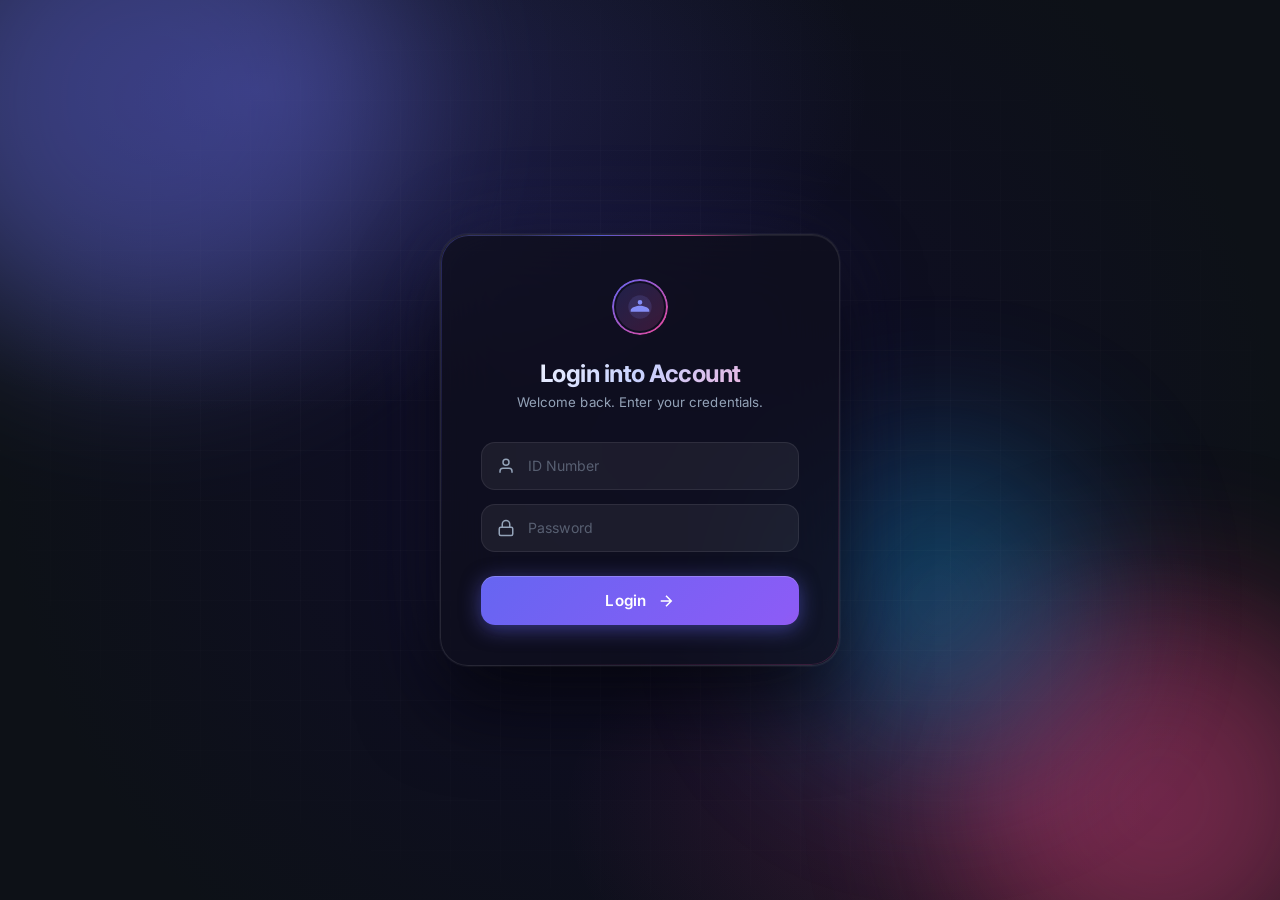
<file: index.html>
<!DOCTYPE html>
<html lang="en">
<head>
    <meta charset="UTF-8">
    <meta name="viewport" content="width=device-width, initial-scale=1.0">
    <title>Login into Account</title>
    <link rel="stylesheet" href="./style.css">
</head>
<body>

    <div class="blob blob-1"></div>
    <div class="blob blob-2"></div>
    <div class="blob blob-3"></div>
    <div class="grid-overlay"></div>

    <div class="wrapper">
        <div class="logo">
            <div class="logo-ring">
                <svg width="28" height="28" viewBox="0 0 24 24" fill="none" style="position:relative;z-index:1;">
                    <path d="M12 2C6.48 2 2 6.48 2 12s4.48 10 10 10 10-4.48 10-10S17.52 2 12 2z" fill="url(#logoGrad)" opacity="0.15"/>
                    <path d="M12 6a2 2 0 1 1 0 4 2 2 0 0 1 0-4zm0 5c2.67 0 8 1.34 8 4v1H4v-1c0-2.66 5.33-4 8-4z" fill="url(#logoGrad)"/>
                    <defs>
                        <linearGradient id="logoGrad" x1="0" y1="0" x2="24" y2="24">
                            <stop offset="0%" stop-color="#818cf8"/>
                            <stop offset="100%" stop-color="#f9a8d4"/>
                        </linearGradient>
                    </defs>
                </svg>
            </div>
        </div>
        <h1>Login into Account</h1>
        <p class="subtitle">Welcome back. Enter your credentials.</p>
        <form action="">
            <div class="input-group">
                <svg class="input-icon" width="18" height="18" viewBox="0 0 24 24" fill="none" stroke="currentColor" stroke-width="2">
                    <path d="M20 21v-2a4 4 0 0 0-4-4H8a4 4 0 0 0-4 4v2"/>
                    <circle cx="12" cy="7" r="4"/>
                </svg>
                <input class="id-input"  type="number" placeholder="ID Number">
            </div>
            <div class="input-group">
                <svg class="input-icon" width="18" height="18" viewBox="0 0 24 24" fill="none" stroke="currentColor" stroke-width="2">
                    <rect x="3" y="11" width="18" height="11" rx="2" ry="2"/>
                    <path d="M7 11V7a5 5 0 0 1 10 0v4"/>
                </svg>
                <input class="password-input"  type="password" placeholder="Password">
            </div>
            <button type="submit" class="login-btn">
                <span>Login</span>
                <svg width="18" height="18" viewBox="0 0 24 24" fill="none" stroke="currentColor" stroke-width="2">
                    <path d="M5 12h14M12 5l7 7-7 7"/>
                </svg>
            </button>
        </form>
    </div>


    <script src="./main.js"></script>

</body>
</html>
</file>
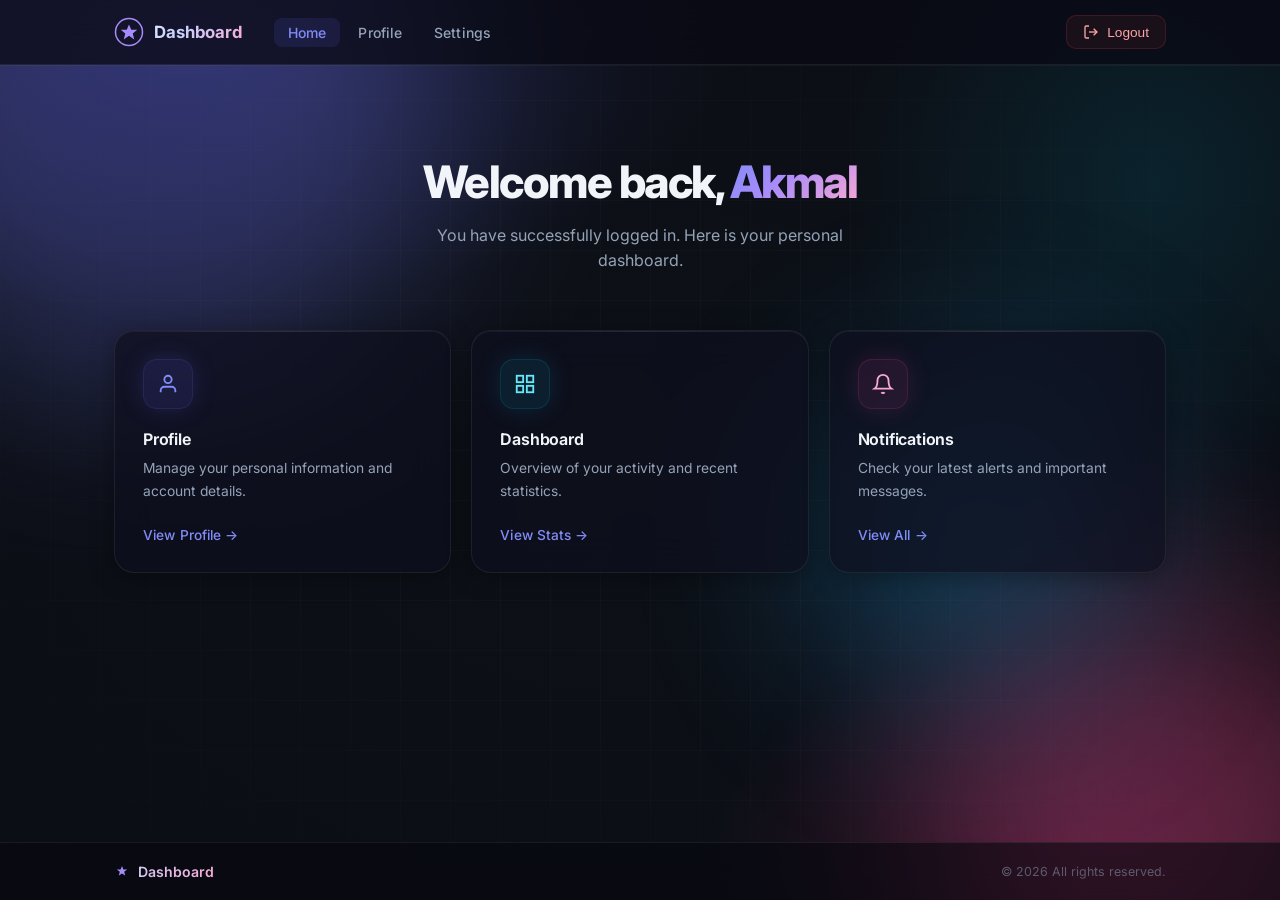
<file: home.html>
<!DOCTYPE html>
<html lang="en">
<head>
    <meta charset="UTF-8">
    <meta name="viewport" content="width=device-width, initial-scale=1.0">
    <title>Home</title>
    <link rel="stylesheet" href="./home.css">
</head>
<body>

    <div class="blob blob-1"></div>
    <div class="blob blob-2"></div>
    <div class="blob blob-3"></div>
    <div class="grid-overlay"></div>

    <!-- Header -->
    <header>
        <div class="header-inner">
            <div class="logo">
                <svg width="30" height="30" viewBox="0 0 40 40" fill="none">
                    <circle cx="20" cy="20" r="18" stroke="url(#grad)" stroke-width="2"/>
                    <path d="M20 10 L23 17 L31 17 L25 22 L27 30 L20 25 L13 30 L15 22 L9 17 L17 17 Z" fill="url(#grad)"/>
                    <defs>
                        <linearGradient id="grad" x1="0" y1="0" x2="40" y2="40">
                            <stop offset="0%" stop-color="#a78bfa"/>
                            <stop offset="100%" stop-color="#60a5fa"/>
                        </linearGradient>
                    </defs>
                </svg>
                <span>Dashboard</span>
            </div>
            <nav>
                <a href="#" class="nav-link active">Home</a>
                <a href="#" class="nav-link">Profile</a>
                <a href="#" class="nav-link">Settings</a>
            </nav>
           <button style="background-color: transparent; border: none;" class="btn-log-out">
             <a  class="logout-btn">
                <svg width="16" height="16" viewBox="0 0 24 24" fill="none" stroke="currentColor" stroke-width="2">
                    <path d="M9 21H5a2 2 0 0 1-2-2V5a2 2 0 0 1 2-2h4"/>
                    <polyline points="16 17 21 12 16 7"/>
                    <line x1="21" y1="12" x2="9" y2="12"/>
                </svg>
                Logout
            </a>
           </button>
        </div>
    </header>

    <!-- Hero Section -->
    <main>
        <section class="hero">
            <h1>Welcome back, <span>Akmal</span></h1>
            <p>You have successfully logged in. Here is your personal dashboard.</p>
        </section>

        <section class="cards">
            <div class="card">
                <div class="card-icon purple">
                    <svg width="22" height="22" viewBox="0 0 24 24" fill="none" stroke="currentColor" stroke-width="2">
                        <path d="M20 21v-2a4 4 0 0 0-4-4H8a4 4 0 0 0-4 4v2"/>
                        <circle cx="12" cy="7" r="4"/>
                    </svg>
                </div>
                <h3>Profile</h3>
                <p>Manage your personal information and account details.</p>
                <a href="#" class="card-link">View Profile →</a>
            </div>
            <div class="card">
                <div class="card-icon blue">
                    <svg width="22" height="22" viewBox="0 0 24 24" fill="none" stroke="currentColor" stroke-width="2">
                        <rect x="3" y="3" width="7" height="7"/>
                        <rect x="14" y="3" width="7" height="7"/>
                        <rect x="14" y="14" width="7" height="7"/>
                        <rect x="3" y="14" width="7" height="7"/>
                    </svg>
                </div>
                <h3>Dashboard</h3>
                <p>Overview of your activity and recent statistics.</p>
                <a href="#" class="card-link">View Stats →</a>
            </div>
            <div class="card">
                <div class="card-icon pink">
                    <svg width="22" height="22" viewBox="0 0 24 24" fill="none" stroke="currentColor" stroke-width="2">
                        <path d="M18 8A6 6 0 0 0 6 8c0 7-3 9-3 9h18s-3-2-3-9"/>
                        <path d="M13.73 21a2 2 0 0 1-3.46 0"/>
                    </svg>
                </div>
                <h3>Notifications</h3>
                <p>Check your latest alerts and important messages.</p>
                <a href="#" class="card-link">View All →</a>
            </div>
        </section>
    </main>

    <!-- Footer -->
    <footer>
        <div class="footer-inner">
            <p class="footer-brand">
                <svg width="16" height="16" viewBox="0 0 40 40" fill="none">
                    <path d="M20 5 L23.5 14 L33 14 L25.5 19.5 L28 29 L20 23.5 L12 29 L14.5 19.5 L7 14 L16.5 14 Z" fill="url(#fg)"/>
                    <defs>
                        <linearGradient id="fg" x1="0" y1="0" x2="40" y2="40">
                            <stop offset="0%" stop-color="#a78bfa"/>
                            <stop offset="100%" stop-color="#60a5fa"/>
                        </linearGradient>
                    </defs>
                </svg>
                Dashboard
            </p>
            <p class="footer-copy">&copy; 2026 All rights reserved.</p>
        </div>
    </footer>

    <script src="./home.js"></script>
</body>
</html>
</file>
<file: style.css>
@import url('https://fonts.googleapis.com/css2?family=Inter:wght@300;400;500;600;700&display=swap');

*, *::before, *::after {
    margin: 0;
    padding: 0;
    box-sizing: border-box;
}

:root {
    --primary: #6366f1;
    --primary-dark: #4f46e5;
    --primary-light: #818cf8;
    --accent: #ec4899;
    --bg-1: #0f0c29;
    --bg-2: #1a1040;
    --bg-3: #0d1117;
    --glass: rgba(255, 255, 255, 0.05);
    --glass-border: rgba(255, 255, 255, 0.1);
    --text: #f1f5f9;
    --text-muted: #94a3b8;
    --input-bg: rgba(255, 255, 255, 0.06);
    --shadow-color: rgba(99, 102, 241, 0.4);
}

html, body {
    height: 100%;
    font-family: 'Inter', 'Segoe UI', system-ui, sans-serif;
    background: var(--bg-3);
    color: var(--text);
    overflow: hidden;
}

/* ── Animated background ── */
body::before {
    content: '';
    position: fixed;
    inset: 0;
    background:
        radial-gradient(ellipse 80% 60% at 20% 10%, rgba(99, 102, 241, 0.25) 0%, transparent 60%),
        radial-gradient(ellipse 60% 50% at 80% 90%, rgba(236, 72, 153, 0.2) 0%, transparent 60%),
        radial-gradient(ellipse 50% 70% at 50% 50%, rgba(15, 12, 41, 1) 0%, #0d1117 100%);
    z-index: 0;
}

/* ── Floating blobs ── */
.blob {
    position: fixed;
    border-radius: 50%;
    filter: blur(80px);
    opacity: 0.35;
    z-index: 0;
    animation: float linear infinite;
    pointer-events: none;
}

.blob-1 {
    width: 500px;
    height: 500px;
    background: radial-gradient(circle, #6366f1, #818cf8);
    top: -150px;
    left: -100px;
    animation-duration: 18s;
}

.blob-2 {
    width: 400px;
    height: 400px;
    background: radial-gradient(circle, #ec4899, #f43f5e);
    bottom: -100px;
    right: -80px;
    animation-duration: 22s;
    animation-delay: -8s;
}

.blob-3 {
    width: 300px;
    height: 300px;
    background: radial-gradient(circle, #06b6d4, #3b82f6);
    top: 50%;
    right: 15%;
    animation-duration: 28s;
    animation-delay: -14s;
}

@keyframes float {
    0%   { transform: translate(0, 0) scale(1); }
    25%  { transform: translate(30px, -30px) scale(1.05); }
    50%  { transform: translate(-20px, 20px) scale(0.97); }
    75%  { transform: translate(20px, 30px) scale(1.03); }
    100% { transform: translate(0, 0) scale(1); }
}

/* ── Grid overlay ── */
.grid-overlay {
    position: fixed;
    inset: 0;
    z-index: 0;
    pointer-events: none;
    background-image:
        linear-gradient(rgba(255,255,255,0.02) 1px, transparent 1px),
        linear-gradient(90deg, rgba(255,255,255,0.02) 1px, transparent 1px);
    background-size: 50px 50px;
    mask-image: radial-gradient(ellipse 60% 60% at 50% 50%, black 40%, transparent 100%);
}

/* ── Card ── */
.wrapper {
    position: fixed;
    z-index: 10;
    top: 50%;
    left: 50%;
    transform: translate(-50%, -50%);
    width: 100%;
    max-width: 400px;
    padding: 44px 40px 40px;
    background: rgba(15, 15, 30, 0.75);
    border: 1px solid var(--glass-border);
    border-radius: 28px;
    backdrop-filter: blur(32px);
    -webkit-backdrop-filter: blur(32px);
    box-shadow:
        0 0 0 1px rgba(255,255,255,0.04),
        0 40px 80px rgba(0,0,0,0.7),
        0 0 100px rgba(99,102,241,0.12),
        inset 0 1px 0 rgba(255,255,255,0.07);
    animation: cardIn 0.8s cubic-bezier(0.16, 1, 0.3, 1) both;
}

.wrapper::before {
    content: '';
    position: absolute;
    top: 0;
    left: 50%;
    transform: translateX(-50%);
    width: 60%;
    height: 1px;
    background: linear-gradient(90deg,
        transparent,
        rgba(99, 102, 241, 0.8),
        rgba(236, 72, 153, 0.8),
        transparent
    );
}

.wrapper::after {
    content: '';
    position: absolute;
    inset: 0;
    border-radius: 28px;
    padding: 1px;
    background: linear-gradient(135deg,
        rgba(99,102,241,0.3),
        transparent 40%,
        transparent 60%,
        rgba(236,72,153,0.2)
    );
    -webkit-mask: linear-gradient(#fff 0 0) content-box, linear-gradient(#fff 0 0);
    mask: linear-gradient(#fff 0 0) content-box, linear-gradient(#fff 0 0);
    -webkit-mask-composite: xor;
    mask-composite: exclude;
    pointer-events: none;
}

@keyframes cardIn {
    from {
        opacity: 0;
        transform: translate(-50%, -42%) scale(0.96);
        filter: blur(8px);
    }
    to {
        opacity: 1;
        transform: translate(-50%, -50%) scale(1);
        filter: blur(0);
    }
}

/* ── Logo ── */
.logo {
    display: flex;
    justify-content: center;
    margin-bottom: 24px;
    animation: logoIn 1s cubic-bezier(0.16, 1, 0.3, 1) 0.15s both;
}

.logo-ring {
    position: relative;
    width: 56px;
    height: 56px;
    display: flex;
    align-items: center;
    justify-content: center;
}

.logo-ring::before {
    content: '';
    position: absolute;
    inset: 0;
    border-radius: 50%;
    background: linear-gradient(135deg, #6366f1, #ec4899);
    padding: 2px;
    -webkit-mask: linear-gradient(#fff 0 0) content-box, linear-gradient(#fff 0 0);
    mask: linear-gradient(#fff 0 0) content-box, linear-gradient(#fff 0 0);
    -webkit-mask-composite: xor;
    mask-composite: exclude;
    animation: spinGlow 4s linear infinite;
}

.logo-ring::after {
    content: '';
    position: absolute;
    inset: 4px;
    border-radius: 50%;
    background: linear-gradient(135deg, rgba(99,102,241,0.2), rgba(236,72,153,0.2));
}

@keyframes spinGlow {
    from { transform: rotate(0deg); }
    to   { transform: rotate(360deg); }
}

@keyframes logoIn {
    from { opacity: 0; transform: scale(0.7) rotate(-10deg); }
    to   { opacity: 1; transform: scale(1) rotate(0deg); }
}

/* ── Headings ── */
h1 {
    font-size: 1.5rem;
    font-weight: 700;
    text-align: center;
    letter-spacing: -0.5px;
    margin-bottom: 6px;
    animation: textIn 0.8s cubic-bezier(0.16, 1, 0.3, 1) 0.2s both;
    background: linear-gradient(135deg, #ffffff 0%, #c7d2fe 50%, #f9a8d4 100%);
    -webkit-background-clip: text;
    -webkit-text-fill-color: transparent;
    background-clip: text;
}

.subtitle {
    text-align: center;
    font-size: 0.83rem;
    color: var(--text-muted);
    margin-bottom: 32px;
    letter-spacing: 0.1px;
    animation: textIn 0.8s cubic-bezier(0.16, 1, 0.3, 1) 0.25s both;
}

@keyframes textIn {
    from { opacity: 0; transform: translateY(10px); }
    to   { opacity: 1; transform: translateY(0); }
}

/* ── Form ── */
form {
    display: flex;
    flex-direction: column;
    gap: 14px;
}

.input-group {
    position: relative;
    animation: textIn 0.8s cubic-bezier(0.16, 1, 0.3, 1) both;
}

.input-group:nth-child(1) { animation-delay: 0.3s; }
.input-group:nth-child(2) { animation-delay: 0.38s; }

.input-icon {
    position: absolute;
    left: 16px;
    top: 50%;
    transform: translateY(-50%);
    color: var(--text-muted);
    pointer-events: none;
    transition: color 0.25s, transform 0.25s;
    z-index: 2;
}

.input-group:focus-within .input-icon {
    color: var(--primary-light);
    transform: translateY(-50%) scale(1.1);
}

input {
    width: 100%;
    padding: 14px 16px 14px 46px;
    background: var(--input-bg);
    border: 1px solid rgba(255, 255, 255, 0.08);
    border-radius: 14px;
    color: var(--text);
    font-size: 0.92rem;
    font-family: inherit;
    outline: none;
    transition: border-color 0.25s, background 0.25s, box-shadow 0.25s;
    appearance: none;
    -moz-appearance: textfield;
}

input::-webkit-outer-spin-button,
input::-webkit-inner-spin-button {
    -webkit-appearance: none;
}

input::placeholder {
    color: rgba(148, 163, 184, 0.5);
    font-size: 0.88rem;
}

input:focus {
    border-color: rgba(99, 102, 241, 0.5);
    background: rgba(99, 102, 241, 0.07);
    box-shadow:
        0 0 0 3px rgba(99, 102, 241, 0.12),
        inset 0 1px 0 rgba(255,255,255,0.05);
}

input:hover:not(:focus) {
    border-color: rgba(255, 255, 255, 0.14);
    background: rgba(255, 255, 255, 0.07);
}

/* ── Button ── */
.login-btn {
    display: flex;
    align-items: center;
    justify-content: center;
    gap: 10px;
    padding: 15px 24px;
    margin-top: 10px;
    background: linear-gradient(135deg, #6366f1 0%, #8b5cf6 50%, #ec4899 100%);
    background-size: 200% 200%;
    background-position: 0% 50%;
    border: none;
    border-radius: 14px;
    color: #fff;
    font-size: 0.95rem;
    font-weight: 600;
    font-family: inherit;
    cursor: pointer;
    letter-spacing: 0.3px;
    transition:
        background-position 0.5s ease,
        transform 0.2s cubic-bezier(0.34, 1.56, 0.64, 1),
        box-shadow 0.3s;
    box-shadow:
        0 4px 20px rgba(99, 102, 241, 0.5),
        inset 0 1px 0 rgba(255,255,255,0.2);
    position: relative;
    overflow: hidden;
    animation: textIn 0.8s cubic-bezier(0.16, 1, 0.3, 1) 0.45s both;
}

.login-btn::before {
    content: '';
    position: absolute;
    top: 0;
    left: -100%;
    width: 100%;
    height: 100%;
    background: linear-gradient(90deg, transparent, rgba(255,255,255,0.12), transparent);
    transition: left 0.5s;
}

.login-btn:hover::before {
    left: 100%;
}

.login-btn:hover {
    background-position: 100% 50%;
    transform: translateY(-2px) scale(1.01);
    box-shadow:
        0 8px 30px rgba(99, 102, 241, 0.65),
        0 4px 12px rgba(236, 72, 153, 0.3),
        inset 0 1px 0 rgba(255,255,255,0.25);
}

.login-btn:active {
    transform: translateY(0) scale(0.99);
    box-shadow: 0 2px 10px rgba(99, 102, 241, 0.4);
}

.login-btn svg {
    transition: transform 0.25s cubic-bezier(0.34, 1.56, 0.64, 1);
}

.login-btn:hover svg {
    transform: translateX(3px);
}

/* ── Divider ── */
.divider {
    display: flex;
    align-items: center;
    gap: 12px;
    margin: 4px 0 2px;
    animation: textIn 0.8s cubic-bezier(0.16, 1, 0.3, 1) 0.42s both;
}

.divider span {
    flex: 1;
    height: 1px;
    background: rgba(255,255,255,0.07);
}

.divider p {
    font-size: 0.75rem;
    color: rgba(148, 163, 184, 0.5);
    white-space: nowrap;
}
</file>
<file: home.css>
@import url('https://fonts.googleapis.com/css2?family=Inter:wght@300;400;500;600;700;800&display=swap');

*, *::before, *::after {
    margin: 0;
    padding: 0;
    box-sizing: border-box;
}

:root {
    --primary: #6366f1;
    --primary-dark: #4f46e5;
    --primary-light: #818cf8;
    --accent: #ec4899;
    --cyan: #06b6d4;
    --bg: #0d1117;
    --surface: rgba(15, 15, 30, 0.7);
    --surface-hover: rgba(20, 20, 40, 0.85);
    --border: rgba(255, 255, 255, 0.07);
    --border-hover: rgba(99, 102, 241, 0.45);
    --text: #f1f5f9;
    --text-muted: #94a3b8;
    --glow: rgba(99, 102, 241, 0.15);
}

html {
    scroll-behavior: smooth;
}

html, body {
    min-height: 100%;
    font-family: 'Inter', 'Segoe UI', system-ui, sans-serif;
    background: var(--bg);
    color: var(--text);
}

body {
    display: flex;
    flex-direction: column;
    min-height: 100vh;
}

/* ── Animated background ── */
body::before {
    content: '';
    position: fixed;
    inset: 0;
    background:
        radial-gradient(ellipse 70% 50% at 15% 5%, rgba(99, 102, 241, 0.2) 0%, transparent 60%),
        radial-gradient(ellipse 50% 40% at 85% 95%, rgba(236, 72, 153, 0.18) 0%, transparent 60%),
        radial-gradient(ellipse 40% 60% at 90% 20%, rgba(6, 182, 212, 0.12) 0%, transparent 60%),
        radial-gradient(ellipse 100% 100% at 50% 50%, #0d1117 0%, #0a0c14 100%);
    z-index: 0;
    pointer-events: none;
}

/* ── Floating blobs ── */
.blob {
    position: fixed;
    border-radius: 50%;
    filter: blur(90px);
    opacity: 0.28;
    z-index: 0;
    animation: float linear infinite;
    pointer-events: none;
}

.blob-1 {
    width: 600px;
    height: 600px;
    background: radial-gradient(circle, #6366f1, #818cf8);
    top: -200px;
    left: -150px;
    animation-duration: 20s;
}

.blob-2 {
    width: 450px;
    height: 450px;
    background: radial-gradient(circle, #ec4899, #f43f5e);
    bottom: -120px;
    right: -100px;
    animation-duration: 25s;
    animation-delay: -10s;
}

.blob-3 {
    width: 350px;
    height: 350px;
    background: radial-gradient(circle, #06b6d4, #3b82f6);
    top: 40%;
    right: 10%;
    animation-duration: 30s;
    animation-delay: -15s;
}

@keyframes float {
    0%   { transform: translate(0, 0) scale(1); }
    25%  { transform: translate(35px, -25px) scale(1.04); }
    50%  { transform: translate(-20px, 25px) scale(0.97); }
    75%  { transform: translate(25px, 35px) scale(1.03); }
    100% { transform: translate(0, 0) scale(1); }
}

/* ── Grid overlay ── */
.grid-overlay {
    position: fixed;
    inset: 0;
    z-index: 0;
    pointer-events: none;
    background-image:
        linear-gradient(rgba(255,255,255,0.018) 1px, transparent 1px),
        linear-gradient(90deg, rgba(255,255,255,0.018) 1px, transparent 1px);
    background-size: 50px 50px;
    mask-image: radial-gradient(ellipse 70% 70% at 50% 50%, black 40%, transparent 100%);
}

/* ── Header ── */
header {
    position: sticky;
    top: 0;
    z-index: 100;
    background: rgba(10, 10, 20, 0.75);
    backdrop-filter: blur(24px);
    -webkit-backdrop-filter: blur(24px);
    border-bottom: 1px solid var(--border);
    box-shadow: 0 1px 0 rgba(255,255,255,0.04);
    animation: slideDown 0.6s cubic-bezier(0.16, 1, 0.3, 1) both;
}

@keyframes slideDown {
    from { opacity: 0; transform: translateY(-16px); }
    to   { opacity: 1; transform: translateY(0); }
}

.header-inner {
    max-width: 1100px;
    margin: 0 auto;
    padding: 0 24px;
    height: 64px;
    display: flex;
    align-items: center;
    gap: 32px;
}

.logo {
    display: flex;
    align-items: center;
    gap: 10px;
    font-size: 1.05rem;
    font-weight: 700;
    background: linear-gradient(135deg, #ffffff, #c7d2fe, #f9a8d4);
    -webkit-background-clip: text;
    -webkit-text-fill-color: transparent;
    background-clip: text;
    flex-shrink: 0;
    text-decoration: none;
}

nav {
    display: flex;
    gap: 4px;
    flex: 1;
}

.nav-link {
    padding: 6px 14px;
    border-radius: 8px;
    font-size: 0.875rem;
    font-weight: 500;
    color: var(--text-muted);
    text-decoration: none;
    transition: color 0.2s, background 0.2s;
    letter-spacing: 0.1px;
}

.nav-link:hover {
    color: var(--text);
    background: rgba(255,255,255,0.06);
}

.nav-link.active {
    color: var(--primary-light);
    background: rgba(99, 102, 241, 0.12);
}

.btn-log-out {
    background: transparent;
    border: none;
    padding: 0;
    cursor: pointer;
}

.logout-btn {
    display: flex;
    align-items: center;
    gap: 8px;
    padding: 8px 16px;
    background: rgba(239, 68, 68, 0.07);
    border: 1px solid rgba(239, 68, 68, 0.18);
    border-radius: 10px;
    color: #fca5a5;
    font-size: 0.855rem;
    font-weight: 500;
    font-family: inherit;
    text-decoration: none;
    cursor: pointer;
    transition: background 0.2s, border-color 0.2s, transform 0.2s, box-shadow 0.2s;
    flex-shrink: 0;
    white-space: nowrap;
}

.logout-btn:hover {
    background: rgba(239, 68, 68, 0.14);
    border-color: rgba(239, 68, 68, 0.38);
    transform: translateY(-1px);
    box-shadow: 0 4px 14px rgba(239, 68, 68, 0.2);
}

.logout-btn:active {
    transform: translateY(0);
}

/* ── Main ── */
main {
    flex: 1;
    position: relative;
    z-index: 1;
    padding: 52px 24px 64px;
    max-width: 1100px;
    margin: 0 auto;
    width: 100%;
}

/* ── Hero ── */
.hero {
    text-align: center;
    padding: 40px 0 56px;
    animation: fadeUp 0.7s cubic-bezier(0.16, 1, 0.3, 1) 0.1s both;
}

.hero h1 {
    font-size: clamp(2rem, 4vw, 2.8rem);
    font-weight: 800;
    letter-spacing: -1.5px;
    color: var(--text);
    margin-bottom: 14px;
    line-height: 1.15;
}

.hero h1 span {
    background: linear-gradient(135deg, #818cf8 0%, #a78bfa 40%, #f9a8d4 100%);
    -webkit-background-clip: text;
    -webkit-text-fill-color: transparent;
    background-clip: text;
}

.hero p {
    font-size: 1rem;
    color: var(--text-muted);
    line-height: 1.6;
    max-width: 480px;
    margin: 0 auto;
}

/* ── Cards ── */
.cards {
    display: grid;
    grid-template-columns: repeat(auto-fit, minmax(290px, 1fr));
    gap: 20px;
}

.card {
    background: var(--surface);
    border: 1px solid var(--border);
    border-radius: 20px;
    padding: 28px;
    backdrop-filter: blur(20px);
    -webkit-backdrop-filter: blur(20px);
    transition: border-color 0.3s, transform 0.3s cubic-bezier(0.34, 1.56, 0.64, 1), box-shadow 0.3s;
    box-shadow: 0 4px 24px rgba(0,0,0,0.35), inset 0 1px 0 rgba(255,255,255,0.04);
    position: relative;
    overflow: hidden;
    animation: cardIn 0.7s cubic-bezier(0.16, 1, 0.3, 1) both;
}

.card:nth-child(1) { animation-delay: 0.2s; }
.card:nth-child(2) { animation-delay: 0.3s; }
.card:nth-child(3) { animation-delay: 0.4s; }

.card::before {
    content: '';
    position: absolute;
    top: 0;
    left: 0;
    right: 0;
    height: 1px;
    background: linear-gradient(90deg, transparent, rgba(255,255,255,0.08), transparent);
}

.card:hover {
    border-color: var(--border-hover);
    transform: translateY(-6px) scale(1.01);
    box-shadow:
        0 20px 50px rgba(0,0,0,0.5),
        0 0 40px var(--glow),
        inset 0 1px 0 rgba(255,255,255,0.06);
}

@keyframes cardIn {
    from { opacity: 0; transform: translateY(24px) scale(0.97); }
    to   { opacity: 1; transform: translateY(0) scale(1); }
}

.card-icon {
    width: 50px;
    height: 50px;
    border-radius: 14px;
    display: flex;
    align-items: center;
    justify-content: center;
    margin-bottom: 20px;
    transition: transform 0.3s cubic-bezier(0.34, 1.56, 0.64, 1);
}

.card:hover .card-icon {
    transform: scale(1.1) rotate(-3deg);
}

.card-icon.purple {
    background: rgba(99, 102, 241, 0.12);
    color: #818cf8;
    box-shadow: 0 0 24px rgba(99, 102, 241, 0.18);
    border: 1px solid rgba(99, 102, 241, 0.15);
}

.card-icon.blue {
    background: rgba(6, 182, 212, 0.1);
    color: #67e8f9;
    box-shadow: 0 0 24px rgba(6, 182, 212, 0.15);
    border: 1px solid rgba(6, 182, 212, 0.15);
}

.card-icon.pink {
    background: rgba(236, 72, 153, 0.1);
    color: #f9a8d4;
    box-shadow: 0 0 24px rgba(236, 72, 153, 0.15);
    border: 1px solid rgba(236, 72, 153, 0.15);
}

.card h3 {
    font-size: 1rem;
    font-weight: 650;
    margin-bottom: 8px;
    color: var(--text);
    letter-spacing: -0.2px;
}

.card p {
    font-size: 0.865rem;
    color: var(--text-muted);
    line-height: 1.65;
    margin-bottom: 22px;
}

.card-link {
    display: inline-flex;
    align-items: center;
    gap: 4px;
    font-size: 0.855rem;
    font-weight: 500;
    color: var(--primary-light);
    text-decoration: none;
    transition: gap 0.2s, opacity 0.2s;
    letter-spacing: 0.1px;
}

.card-link:hover {
    gap: 8px;
    opacity: 0.85;
}

/* ── Footer ── */
footer {
    position: relative;
    z-index: 1;
    border-top: 1px solid var(--border);
    background: rgba(8, 8, 16, 0.6);
    backdrop-filter: blur(16px);
    -webkit-backdrop-filter: blur(16px);
}

.footer-inner {
    max-width: 1100px;
    margin: 0 auto;
    padding: 20px 24px;
    display: flex;
    align-items: center;
    justify-content: space-between;
    gap: 16px;
}

.footer-brand {
    display: flex;
    align-items: center;
    gap: 8px;
    font-size: 0.88rem;
    font-weight: 600;
    background: linear-gradient(135deg, #c7d2fe, #f9a8d4);
    -webkit-background-clip: text;
    -webkit-text-fill-color: transparent;
    background-clip: text;
}

.footer-copy {
    font-size: 0.78rem;
    color: rgba(148, 163, 184, 0.5);
}

/* ── Animations ── */
@keyframes fadeUp {
    from { opacity: 0; transform: translateY(20px); }
    to   { opacity: 1; transform: translateY(0); }
}
</file>
